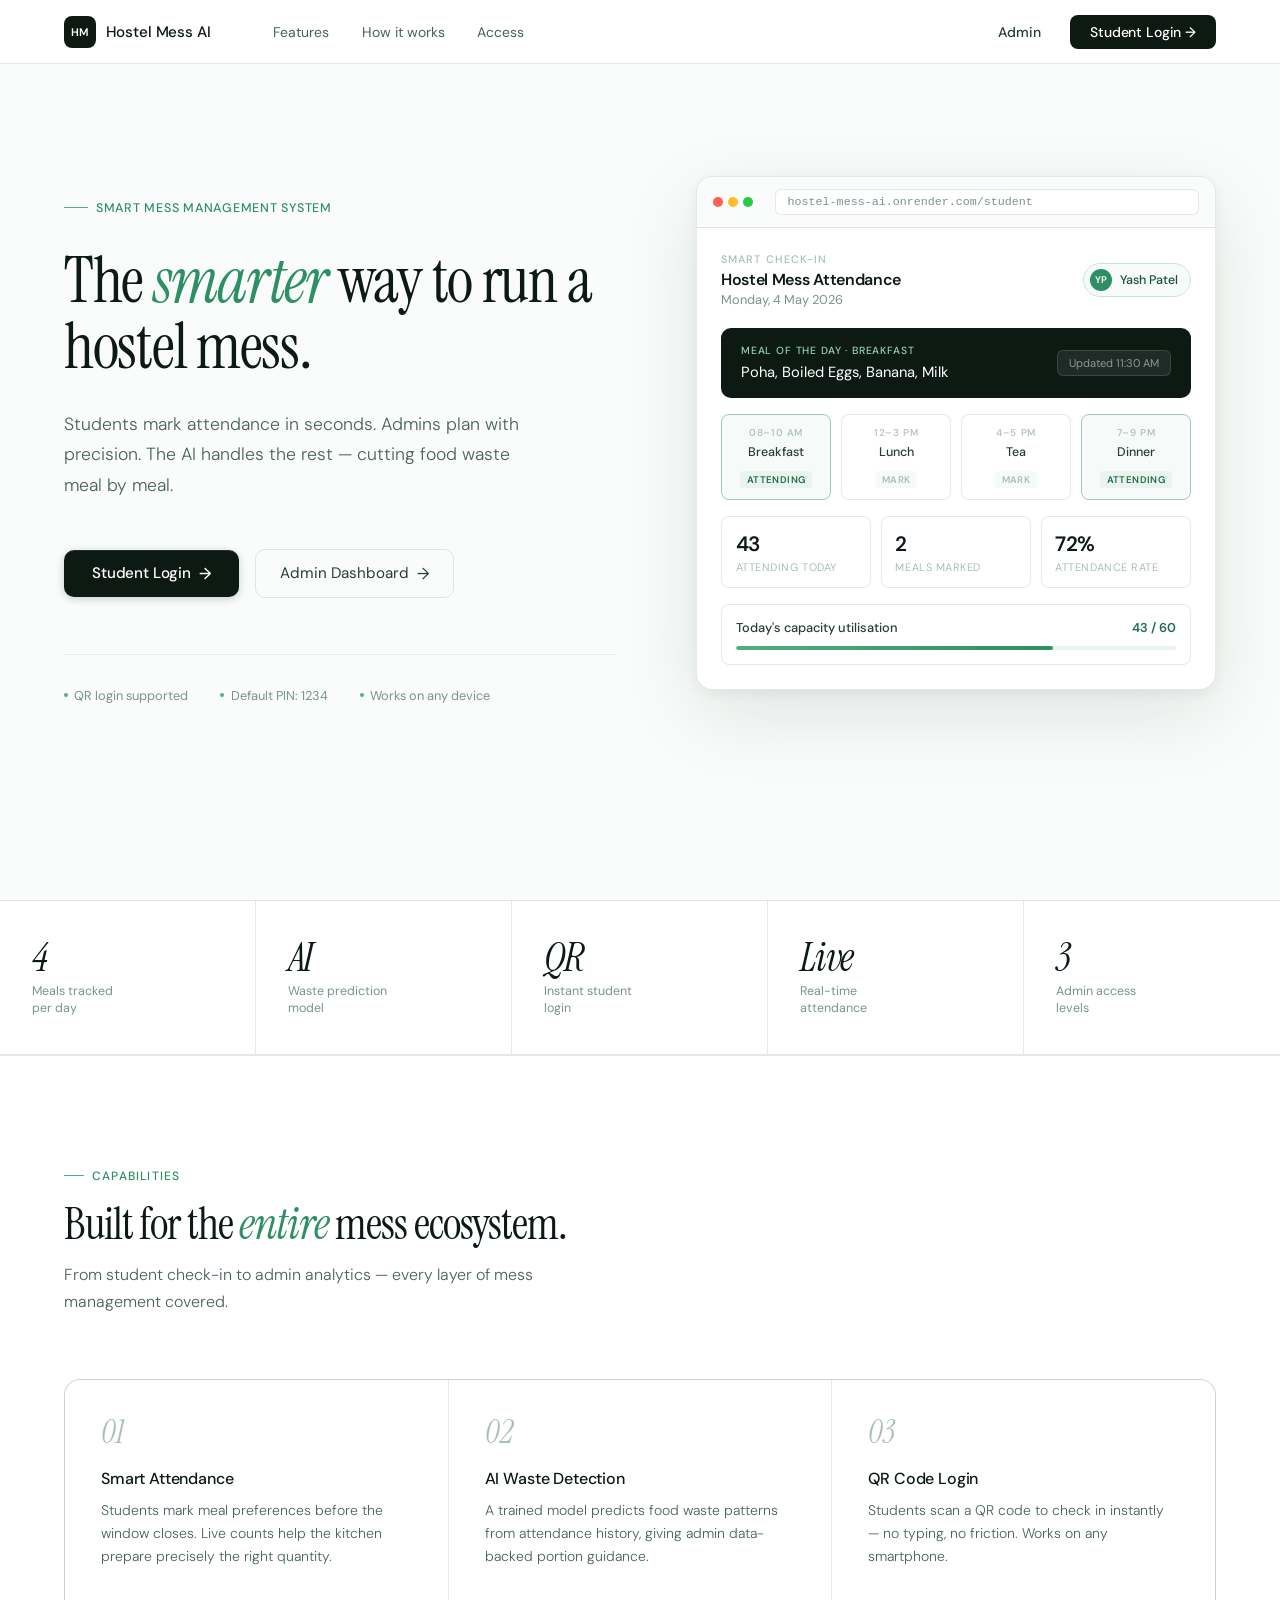
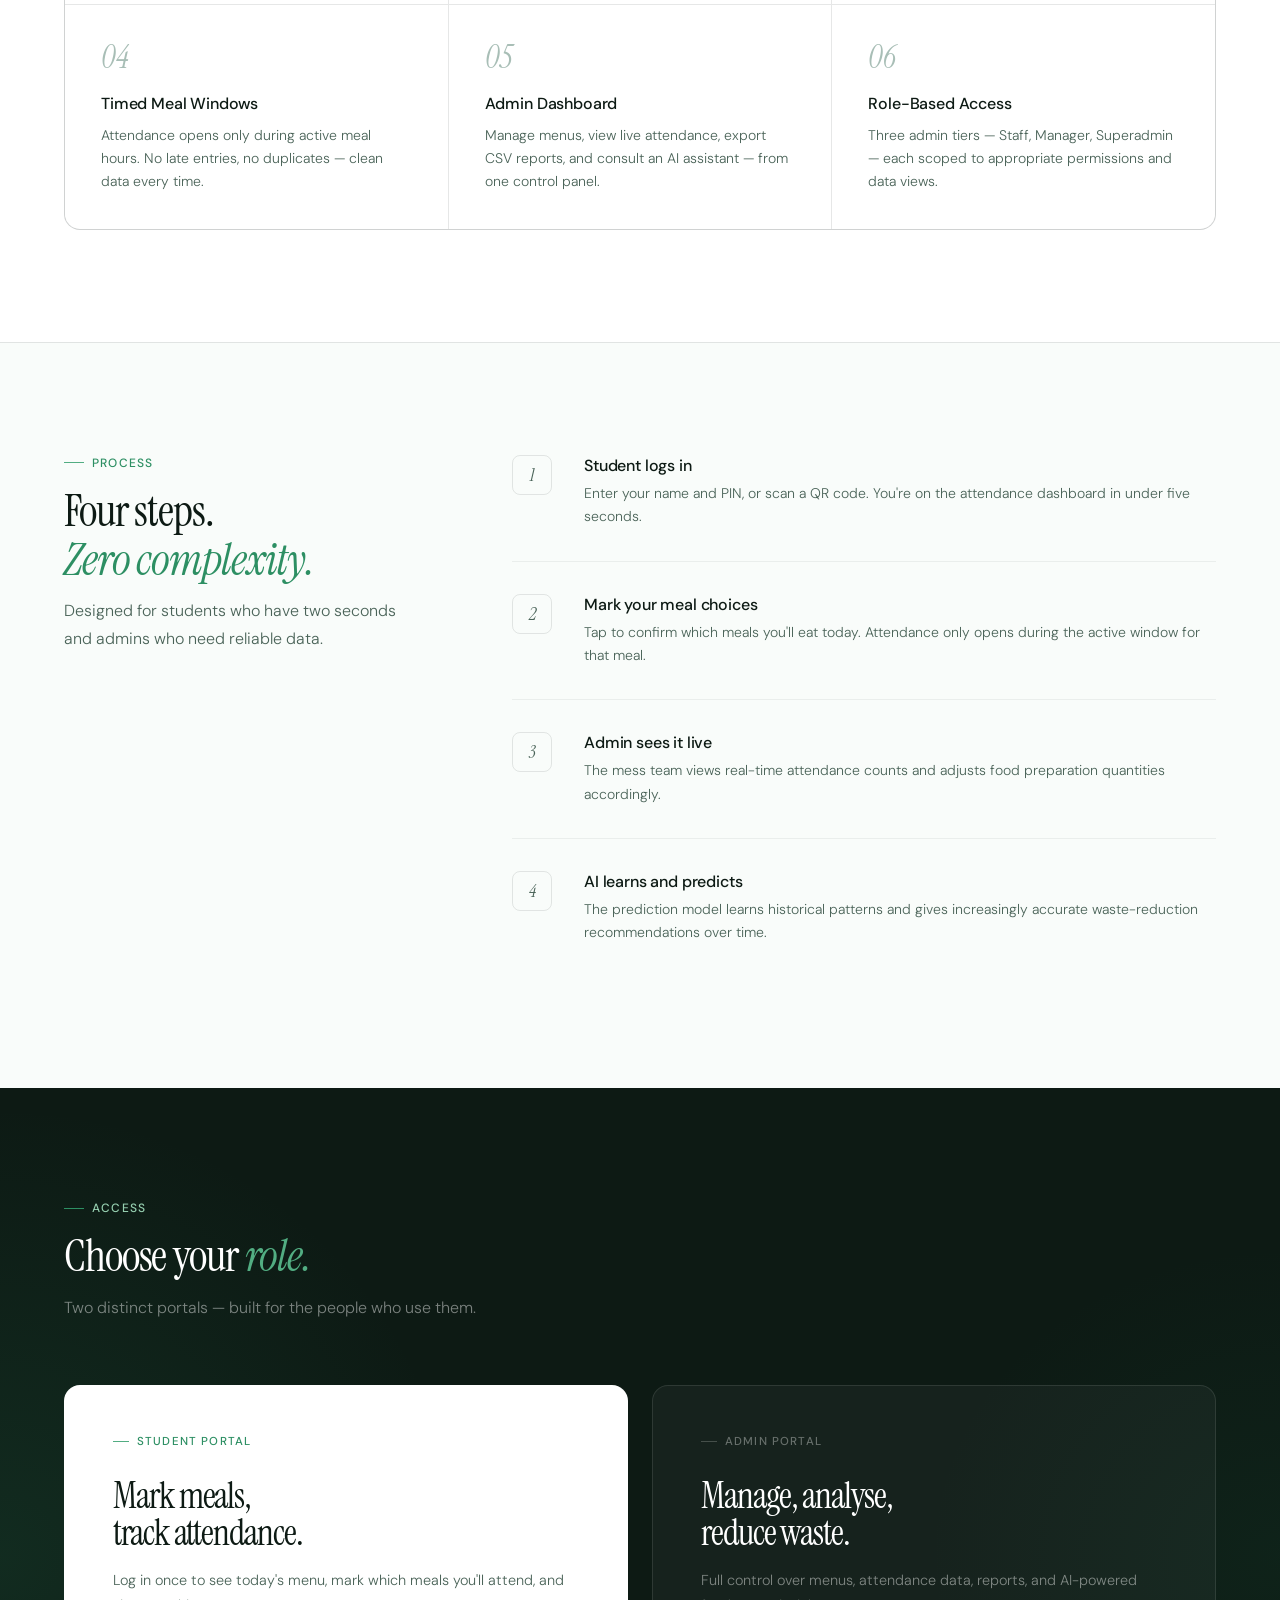
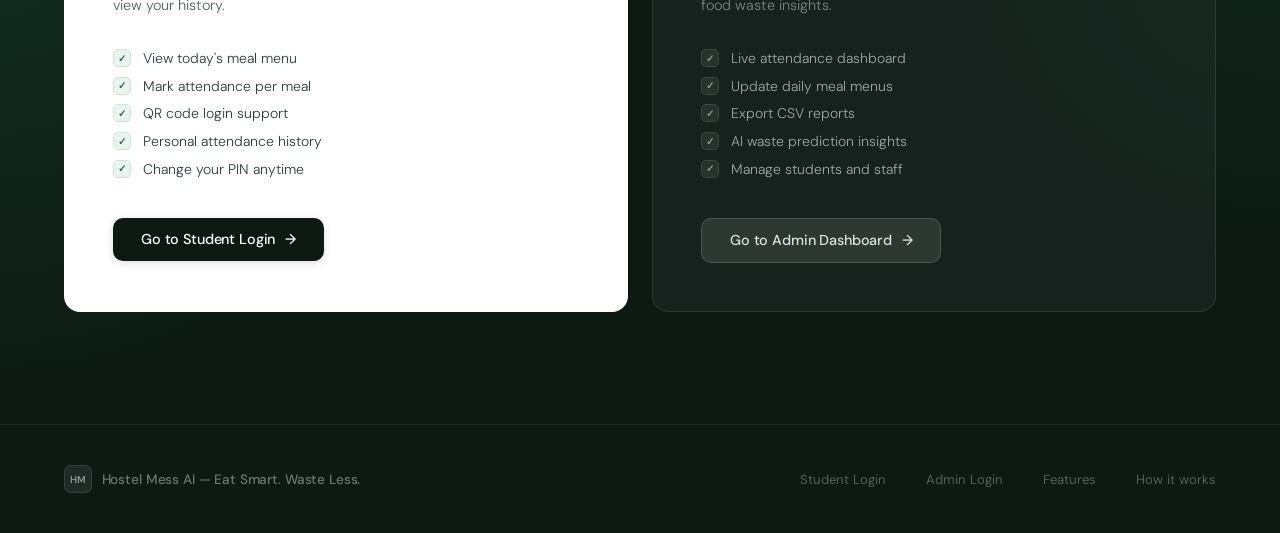
<file: Hostel-Mess-Waste-Food-detection-AI-main/templates/landing.html>
<!DOCTYPE html>
<html lang="en">
<head>
<meta charset="UTF-8"/>
<meta name="viewport" content="width=device-width, initial-scale=1.0"/>
<title>Hostel Mess AI — Smarter Meals, Less Waste</title>
<link rel="preconnect" href="https://fonts.googleapis.com"/>
<link href="https://fonts.googleapis.com/css2?family=Instrument+Serif:ital@0;1&family=DM+Sans:ital,opsz,wght@0,9..40,300;0,9..40,400;0,9..40,500;0,9..40,600;1,9..40,300&display=swap" rel="stylesheet"/>
<style>
*,*::before,*::after{box-sizing:border-box;margin:0;padding:0}

:root{
  --g50:#f6faf8;
  --g100:#eaf4ef;
  --g200:#c8e6d4;
  --g300:#96cfb0;
  --g400:#52ad82;
  --g500:#2d8f63;
  --g600:#1e6e4a;
  --g700:#165236;
  --g800:#0e3623;
  --ink:#0d1a14;
  --ink2:#2a3d32;
  --ink3:#4a6358;
  --ink4:#7a9489;
  --ink5:#a8beb6;
  --paper:#ffffff;
  --paper2:#f9fcfa;
  --serif:'Instrument Serif',Georgia,serif;
  --sans:'DM Sans',sans-serif;
  --border:rgba(13,26,20,0.1);
  --border2:rgba(13,26,20,0.06);
}

html{scroll-behavior:smooth;font-size:16px}
body{
  font-family:var(--sans);
  background:var(--paper);
  color:var(--ink);
  -webkit-font-smoothing:antialiased;
  overflow-x:hidden;
}

/* ─── GRID OVERLAY (subtle) ─── */
body::before{
  content:'';
  position:fixed;inset:0;z-index:0;pointer-events:none;
  background-image:
    linear-gradient(var(--border2) 1px, transparent 1px),
    linear-gradient(90deg, var(--border2) 1px, transparent 1px);
  background-size:80px 80px;
}

/* ─── NAV ─── */
nav{
  position:sticky;top:0;z-index:200;
  background:rgba(255,255,255,0.92);
  backdrop-filter:blur(20px) saturate(1.4);
  border-bottom:1px solid var(--border);
  padding:0 4rem;
  height:64px;
  display:flex;align-items:center;justify-content:space-between;
}

.nav-left{display:flex;align-items:center;gap:3rem}
.brand{display:flex;align-items:center;gap:0.6rem;text-decoration:none}
.brand-mark{
  width:32px;height:32px;border-radius:8px;
  background:var(--ink);
  display:grid;place-items:center;
  font-family:var(--sans);font-weight:600;font-size:11px;
  color:var(--paper);letter-spacing:0.02em;
}
.brand-name{
  font-family:var(--sans);font-weight:500;font-size:0.95rem;
  color:var(--ink);letter-spacing:-0.01em;
}

.nav-menu{display:flex;gap:0.25rem}
.nav-menu a{
  font-size:0.875rem;font-weight:400;color:var(--ink3);
  text-decoration:none;padding:0.4rem 0.9rem;border-radius:6px;
  transition:all 0.15s;
}
.nav-menu a:hover{color:var(--ink);background:var(--g50)}

.nav-right{display:flex;align-items:center;gap:0.75rem}
.nav-link{
  font-size:0.875rem;font-weight:500;color:var(--ink2);
  text-decoration:none;padding:0.45rem 1rem;border-radius:8px;
  transition:all 0.15s;border:1px solid transparent;
}
.nav-link:hover{border-color:var(--border);background:var(--paper2)}
.nav-cta{
  font-size:0.875rem;font-weight:500;
  background:var(--ink);color:var(--paper);
  padding:0.5rem 1.25rem;border-radius:8px;
  text-decoration:none;transition:all 0.2s;
  letter-spacing:-0.01em;
}
.nav-cta:hover{background:var(--ink2);transform:translateY(-1px);box-shadow:0 4px 16px rgba(13,26,20,0.2)}

/* ─── HERO ─── */
.hero{
  position:relative;z-index:1;
  padding:6rem 4rem 5rem;
  display:grid;grid-template-columns:1fr 520px;
  gap:5rem;align-items:start;
  min-height:calc(100vh - 64px);
  max-width:1400px;margin:0 auto;
}

.hero-left{padding-top:2rem}

.hero-kicker{
  display:inline-flex;align-items:center;gap:0.5rem;
  font-size:0.78rem;font-weight:500;letter-spacing:0.06em;
  text-transform:uppercase;color:var(--g500);
  margin-bottom:2rem;
}
.kicker-line{width:24px;height:1px;background:var(--g400)}

h1{
  font-family:var(--serif);
  font-size:clamp(3rem,5vw,4.75rem);
  font-weight:400;
  line-height:1.04;
  letter-spacing:-0.02em;
  color:var(--ink);
  margin-bottom:1.75rem;
}
h1 em{
  font-style:italic;
  color:var(--g500);
}

.hero-desc{
  font-size:1.1rem;font-weight:300;
  color:var(--ink3);line-height:1.75;
  max-width:460px;margin-bottom:3rem;
}

.hero-actions{display:flex;align-items:center;gap:1rem;margin-bottom:3.5rem}

.btn-dark{
  display:inline-flex;align-items:center;gap:0.5rem;
  background:var(--ink);color:var(--paper);
  font-family:var(--sans);font-size:0.95rem;font-weight:500;
  padding:0.8rem 1.75rem;border-radius:10px;
  text-decoration:none;transition:all 0.2s;
  letter-spacing:-0.01em;
  box-shadow:0 1px 0 rgba(255,255,255,0.1) inset, 0 2px 8px rgba(13,26,20,0.2);
}
.btn-dark:hover{background:var(--g800);transform:translateY(-2px);box-shadow:0 8px 24px rgba(13,26,20,0.25)}

.btn-ghost{
  display:inline-flex;align-items:center;gap:0.5rem;
  font-family:var(--sans);font-size:0.95rem;font-weight:400;
  color:var(--ink2);padding:0.8rem 1.5rem;border-radius:10px;
  text-decoration:none;transition:all 0.2s;
  border:1px solid var(--border);
}
.btn-ghost:hover{border-color:var(--g300);color:var(--g600);background:var(--g50)}

.btn-arrow{font-size:1rem;transition:transform 0.2s}
.btn-dark:hover .btn-arrow{transform:translateX(3px)}
.btn-ghost:hover .btn-arrow{transform:translateX(3px)}

.hero-meta{
  display:flex;align-items:center;gap:2rem;
  padding-top:2rem;
  border-top:1px solid var(--border2);
}
.meta-item{
  font-size:0.8rem;color:var(--ink4);font-weight:400;
  display:flex;align-items:center;gap:0.4rem;
}
.meta-dot{width:4px;height:4px;border-radius:50%;background:var(--g400)}

/* ─── HERO RIGHT — DASHBOARD MOCKUP ─── */
.hero-right{
  position:relative;z-index:1;
  padding-top:1rem;
}

.dash-wrap{
  background:var(--paper);
  border:1px solid var(--border);
  border-radius:16px;
  overflow:hidden;
  box-shadow:0 24px 80px rgba(13,26,20,0.1),0 4px 16px rgba(13,26,20,0.06);
  animation:riseUp 0.8s 0.3s cubic-bezier(0.16,1,0.3,1) both;
}

/* Window chrome */
.dash-chrome{
  background:var(--paper2);
  border-bottom:1px solid var(--border);
  padding:0.75rem 1rem;
  display:flex;align-items:center;gap:0.6rem;
}
.chrome-dots{display:flex;gap:5px}
.cdot{width:10px;height:10px;border-radius:50%}
.cdot-r{background:#FF5F57}
.cdot-y{background:#FFBD2E}
.cdot-g{background:#28CA41}
.chrome-url{
  flex:1;margin-left:0.75rem;
  background:var(--paper);border:1px solid var(--border);
  border-radius:6px;padding:0.3rem 0.75rem;
  font-size:0.73rem;color:var(--ink4);font-family:monospace;
}

.dash-inner{padding:1.5rem}

/* Dash header */
.dash-header{
  display:flex;align-items:center;justify-content:space-between;
  margin-bottom:1.25rem;
}
.dash-title-block{}
.dash-label{font-size:0.68rem;font-weight:500;text-transform:uppercase;letter-spacing:0.1em;color:var(--ink5);margin-bottom:0.2rem}
.dash-title{font-family:var(--sans);font-weight:600;font-size:1rem;color:var(--ink);letter-spacing:-0.02em}
.dash-date{font-size:0.8rem;color:var(--ink4);margin-top:0.1rem}
.dash-user-pill{
  display:flex;align-items:center;gap:0.5rem;
  background:var(--g50);border:1px solid var(--g200);
  border-radius:20px;padding:0.3rem 0.75rem 0.3rem 0.4rem;
}
.avatar{
  width:22px;height:22px;border-radius:50%;
  background:var(--g500);
  font-size:0.6rem;font-weight:600;color:#fff;
  display:grid;place-items:center;
}
.dash-user-pill span{font-size:0.78rem;font-weight:500;color:var(--g700)}

/* Menu banner */
.menu-banner{
  background:var(--ink);
  border-radius:10px;padding:1rem 1.25rem;
  margin-bottom:1rem;
  display:flex;align-items:center;justify-content:space-between;
}
.mb-left{}
.mb-tag{font-size:0.65rem;font-weight:500;letter-spacing:0.08em;text-transform:uppercase;color:var(--g300);margin-bottom:0.3rem}
.mb-menu{font-size:0.92rem;font-weight:400;color:#fff;font-family:var(--sans)}
.mb-right{
  background:rgba(255,255,255,0.08);border:1px solid rgba(255,255,255,0.12);
  border-radius:6px;padding:0.3rem 0.7rem;
  font-size:0.7rem;color:rgba(255,255,255,0.5);white-space:nowrap;
}

/* Meal grid */
.meal-grid{display:grid;grid-template-columns:repeat(4,1fr);gap:0.6rem;margin-bottom:1rem}
.meal-cell{
  border:1px solid var(--border);border-radius:8px;
  padding:0.7rem 0.5rem;text-align:center;
  transition:all 0.15s;background:var(--paper);
}
.meal-cell.on{
  border-color:var(--g300);background:var(--g50);
}
.mc-time{font-size:0.62rem;font-weight:500;text-transform:uppercase;letter-spacing:0.06em;color:var(--ink5);margin-bottom:0.3rem}
.mc-name{font-size:0.78rem;font-weight:500;color:var(--ink2);margin-bottom:0.4rem}
.mc-tag{
  display:inline-block;font-size:0.6rem;font-weight:600;
  padding:2px 7px;border-radius:4px;
  letter-spacing:0.04em;text-transform:uppercase;
}
.meal-cell.on .mc-tag{background:var(--g100);color:var(--g600)}
.meal-cell .mc-tag{background:var(--g50);color:var(--ink5)}

/* Stats row */
.dash-stats{display:grid;grid-template-columns:repeat(3,1fr);gap:0.6rem;margin-bottom:1rem}
.ds-card{
  border:1px solid var(--border);border-radius:8px;
  padding:0.85rem;
}
.ds-val{font-family:var(--sans);font-weight:600;font-size:1.3rem;color:var(--ink);letter-spacing:-0.03em}
.ds-key{font-size:0.68rem;font-weight:400;color:var(--ink5);margin-top:0.15rem;text-transform:uppercase;letter-spacing:0.05em}

/* Progress */
.dash-progress{border:1px solid var(--border);border-radius:8px;padding:0.875rem}
.dp-row{display:flex;align-items:center;justify-content:space-between;margin-bottom:0.6rem}
.dp-label{font-size:0.8rem;font-weight:500;color:var(--ink2)}
.dp-val{font-size:0.8rem;font-weight:600;color:var(--g600)}
.dp-bar{height:4px;background:var(--g100);border-radius:99px;overflow:hidden}
.dp-fill{height:100%;background:linear-gradient(90deg,var(--g400),var(--g500));border-radius:99px;width:72%}

/* ─── DIVIDER ─── */
.divider{height:1px;background:var(--border);margin:0}

/* ─── STATS STRIP ─── */
.stats-strip{
  display:grid;grid-template-columns:repeat(5,1fr);
  border-bottom:1px solid var(--border);
}
.ss-item{
  padding:2.25rem 2rem;
  border-right:1px solid var(--border);
  transition:background 0.2s;
}
.ss-item:last-child{border-right:none}
.ss-item:hover{background:var(--g50)}
.ss-num{
  font-family:var(--serif);font-style:italic;
  font-size:2.5rem;color:var(--ink);letter-spacing:-0.04em;line-height:1;
}
.ss-label{font-size:0.78rem;font-weight:400;color:var(--ink4);margin-top:0.35rem;line-height:1.4}

/* ─── SECTIONS ─── */
.section{
  max-width:1400px;margin:0 auto;
  padding:7rem 4rem;
  position:relative;z-index:1;
}
.section.bordered{border-top:1px solid var(--border)}

.sec-header{margin-bottom:4rem}
.sec-tag{
  font-size:0.75rem;font-weight:500;letter-spacing:0.1em;
  text-transform:uppercase;color:var(--g500);
  margin-bottom:1rem;
  display:flex;align-items:center;gap:0.5rem;
}
.sec-tag::before{content:'';width:20px;height:1px;background:var(--g400)}
h2{
  font-family:var(--serif);font-weight:400;
  font-size:clamp(2rem,3.5vw,3rem);
  letter-spacing:-0.025em;color:var(--ink);
  line-height:1.1;margin-bottom:0.75rem;
}
h2 em{font-style:italic;color:var(--g500)}
.sec-sub{font-size:1rem;font-weight:300;color:var(--ink3);line-height:1.7;max-width:500px}

/* ─── FEATURES ─── */
.feat-grid{display:grid;grid-template-columns:repeat(3,1fr);gap:1px;background:var(--border);border:1px solid var(--border);border-radius:16px;overflow:hidden}
.feat-cell{
  background:var(--paper);
  padding:2.25rem;
  transition:background 0.2s;
}
.feat-cell:hover{background:var(--g50)}
.feat-num{
  font-family:var(--serif);font-style:italic;
  font-size:2rem;color:var(--ink5);
  margin-bottom:1.25rem;line-height:1;
}
.feat-title{font-size:1rem;font-weight:500;color:var(--ink);margin-bottom:0.6rem;letter-spacing:-0.01em}
.feat-body{font-size:0.875rem;font-weight:300;color:var(--ink3);line-height:1.65}

/* ─── HOW ─── */
.how-layout{display:grid;grid-template-columns:1fr 2fr;gap:6rem;align-items:start}
.how-left{position:sticky;top:6rem}
.how-steps{display:flex;flex-direction:column;gap:0}
.how-step{
  display:grid;grid-template-columns:3rem 1fr;gap:1.5rem;
  padding:2rem 0;border-bottom:1px solid var(--border2);
  transition:all 0.2s;
}
.how-step:first-child{padding-top:0}
.how-step:last-child{border-bottom:none}
.how-step:hover .step-num-box{background:var(--ink);color:var(--paper)}
.step-num-box{
  width:2.5rem;height:2.5rem;border-radius:8px;
  border:1px solid var(--border);
  display:grid;place-items:center;
  font-family:var(--serif);font-style:italic;font-size:1.1rem;color:var(--ink3);
  transition:all 0.2s;flex-shrink:0;
}
.step-title{font-size:1rem;font-weight:500;color:var(--ink);margin-bottom:0.4rem;letter-spacing:-0.01em}
.step-body{font-size:0.875rem;font-weight:300;color:var(--ink3);line-height:1.65}

/* ─── LOGIN SECTION ─── */
.login-section{
  background:var(--ink);
  padding:7rem 4rem;
  position:relative;overflow:hidden;
}
.login-section::before{
  content:'';position:absolute;inset:0;
  background:
    radial-gradient(ellipse 60% 80% at 0% 50%,rgba(45,143,99,0.15),transparent 60%),
    radial-gradient(ellipse 50% 60% at 100% 50%,rgba(30,110,74,0.1),transparent 55%);
  pointer-events:none;
}
.login-inner{max-width:1400px;margin:0 auto;position:relative;z-index:1}
.login-header{margin-bottom:4rem}
.login-header .sec-tag{color:var(--g300)}
.login-header .sec-tag::before{background:var(--g500)}
.login-header h2{color:var(--paper)}
.login-header h2 em{color:var(--g400)}
.login-header .sec-sub{color:rgba(255,255,255,0.45)}

.login-grid{display:grid;grid-template-columns:1fr 1fr;gap:1.5rem}

.lcard{
  border-radius:16px;padding:3rem;
  border:1px solid;
  transition:all 0.3s;
  position:relative;overflow:hidden;
}
.lcard.student{
  background:var(--paper);
  border-color:rgba(255,255,255,0.1);
}
.lcard.admin{
  background:rgba(255,255,255,0.04);
  border-color:rgba(255,255,255,0.1);
}
.lcard:hover{transform:translateY(-4px)}
.lcard.student:hover{box-shadow:0 24px 64px rgba(0,0,0,0.2)}
.lcard.admin:hover{border-color:rgba(255,255,255,0.2);box-shadow:0 24px 64px rgba(0,0,0,0.3)}

.lc-type{
  font-size:0.72rem;font-weight:500;letter-spacing:0.1em;text-transform:uppercase;
  margin-bottom:1.75rem;
  display:flex;align-items:center;gap:0.5rem;
}
.lcard.student .lc-type{color:var(--g500)}
.lcard.admin .lc-type{color:rgba(255,255,255,0.35)}
.lc-type::before{content:'';width:16px;height:1px}
.lcard.student .lc-type::before{background:var(--g400)}
.lcard.admin .lc-type::before{background:rgba(255,255,255,0.2)}

.lc-title{
  font-family:var(--serif);font-weight:400;
  font-size:2.25rem;letter-spacing:-0.03em;
  line-height:1.05;margin-bottom:1rem;
}
.lcard.student .lc-title{color:var(--ink)}
.lcard.admin .lc-title{color:var(--paper)}

.lc-desc{
  font-size:0.9rem;font-weight:300;line-height:1.7;
  margin-bottom:2rem;
}
.lcard.student .lc-desc{color:var(--ink3)}
.lcard.admin .lc-desc{color:rgba(255,255,255,0.45)}

.lc-list{list-style:none;display:flex;flex-direction:column;gap:0.6rem;margin-bottom:2.5rem}
.lc-list li{
  display:flex;align-items:center;gap:0.75rem;
  font-size:0.875rem;font-weight:300;
}
.lcard.student .lc-list li{color:var(--ink2)}
.lcard.admin .lc-list li{color:rgba(255,255,255,0.6)}
.lc-check{
  width:18px;height:18px;border-radius:5px;
  display:grid;place-items:center;flex-shrink:0;
  font-size:0.6rem;font-weight:700;
}
.lcard.student .lc-check{background:var(--g100);color:var(--g600);border:1px solid var(--g200)}
.lcard.admin .lc-check{background:rgba(255,255,255,0.07);color:rgba(255,255,255,0.5);border:1px solid rgba(255,255,255,0.1)}

.lc-cta{
  display:inline-flex;align-items:center;gap:0.6rem;
  font-family:var(--sans);font-size:0.9rem;font-weight:500;
  padding:0.8rem 1.75rem;border-radius:10px;
  text-decoration:none;transition:all 0.2s;
  letter-spacing:-0.01em;
}
.lcard.student .lc-cta{
  background:var(--ink);color:var(--paper);
  box-shadow:0 2px 8px rgba(13,26,20,0.15);
}
.lcard.student .lc-cta:hover{background:var(--g800);transform:translateY(-1px);box-shadow:0 6px 20px rgba(13,26,20,0.2)}
.lcard.admin .lc-cta{
  background:rgba(255,255,255,0.1);color:rgba(255,255,255,0.85);
  border:1px solid rgba(255,255,255,0.15);
}
.lcard.admin .lc-cta:hover{background:rgba(255,255,255,0.16);border-color:rgba(255,255,255,0.25)}

/* ─── FOOTER ─── */
footer{
  border-top:1px solid rgba(255,255,255,0.07);
  background:var(--ink);
  padding:2.5rem 4rem;
  display:flex;align-items:center;justify-content:space-between;flex-wrap:wrap;gap:1.5rem;
}
.footer-brand{
  display:flex;align-items:center;gap:0.6rem;
}
.footer-mark{
  width:28px;height:28px;border-radius:7px;
  background:rgba(255,255,255,0.08);
  border:1px solid rgba(255,255,255,0.1);
  display:grid;place-items:center;
  font-size:10px;font-weight:600;color:rgba(255,255,255,0.5);
}
.footer-name{font-size:0.85rem;font-weight:500;color:rgba(255,255,255,0.4);letter-spacing:-0.01em}
.footer-links{display:flex;gap:2.5rem}
.footer-links a{
  font-size:0.82rem;font-weight:400;
  color:rgba(255,255,255,0.3);text-decoration:none;
  transition:color 0.15s;
}
.footer-links a:hover{color:rgba(255,255,255,0.7)}

/* ─── ANIMATIONS ─── */
@keyframes riseUp{
  from{opacity:0;transform:translateY(40px)}
  to{opacity:1;transform:translateY(0)}
}
.fade-in{
  opacity:0;transform:translateY(24px);
  animation:fadeIn 0.7s cubic-bezier(0.16,1,0.3,1) both;
}
.fade-in:nth-child(1){animation-delay:0s}
.fade-in:nth-child(2){animation-delay:0.08s}
.fade-in:nth-child(3){animation-delay:0.16s}
.fade-in:nth-child(4){animation-delay:0.24s}
@keyframes fadeIn{
  to{opacity:1;transform:translateY(0)}
}
.hero-kicker{animation:fadeIn 0.6s 0s cubic-bezier(0.16,1,0.3,1) both;opacity:0}
h1{animation:fadeIn 0.7s 0.1s cubic-bezier(0.16,1,0.3,1) both;opacity:0}
.hero-desc{animation:fadeIn 0.7s 0.2s cubic-bezier(0.16,1,0.3,1) both;opacity:0}
.hero-actions{animation:fadeIn 0.7s 0.3s cubic-bezier(0.16,1,0.3,1) both;opacity:0}
.hero-meta{animation:fadeIn 0.7s 0.4s cubic-bezier(0.16,1,0.3,1) both;opacity:0}

/* ─── RESPONSIVE ─── */
@media(max-width:1024px){
  nav{padding:0 2rem}
  .nav-menu{display:none}
  .hero{grid-template-columns:1fr;padding:4rem 2rem;gap:4rem}
  .hero-right{max-width:500px}
  .stats-strip{grid-template-columns:repeat(3,1fr)}
  .ss-item:nth-child(4){border-top:1px solid var(--border)}
  .section{padding:5rem 2rem}
  .feat-grid{grid-template-columns:1fr 1fr}
  .how-layout{grid-template-columns:1fr}
  .how-left{position:static}
  .login-section{padding:5rem 2rem}
  .login-grid{grid-template-columns:1fr}
  footer{padding:2rem}
}
</style>
</head>
<body>

<!-- NAV -->
<nav>
  <div class="nav-left">
    <a class="brand" href="/">
      <div class="brand-mark">HM</div>
      <span class="brand-name">Hostel Mess AI</span>
    </a>
    <div class="nav-menu">
      <a href="#features">Features</a>
      <a href="#how">How it works</a>
      <a href="#access">Access</a>
    </div>
  </div>
  <div class="nav-right">
    <a href="/admin/login" class="nav-link">Admin</a>
    <a href="/student/login" class="nav-cta">Student Login <span>→</span></a>
  </div>
</nav>

<!-- HERO -->
<section style="background:var(--paper2);border-bottom:1px solid var(--border);position:relative;z-index:1">
  <div class="hero">
    <div class="hero-left">
      <div class="hero-kicker">
        <span class="kicker-line"></span>
        Smart Mess Management System
      </div>
      <h1>The <em>smarter</em> way to run a hostel mess.</h1>
      <p class="hero-desc">
        Students mark attendance in seconds. Admins plan with precision. 
        The AI handles the rest — cutting food waste meal by meal.
      </p>
      <div class="hero-actions">
        <a href="/student/login" class="btn-dark">
          Student Login <span class="btn-arrow">→</span>
        </a>
        <a href="/admin/login" class="btn-ghost">
          Admin Dashboard <span class="btn-arrow">→</span>
        </a>
      </div>
      <div class="hero-meta">
        <span class="meta-item"><span class="meta-dot"></span> QR login supported</span>
        <span class="meta-item"><span class="meta-dot"></span> Default PIN: 1234</span>
        <span class="meta-item"><span class="meta-dot"></span> Works on any device</span>
      </div>
    </div>

    <div class="hero-right">
      <div class="dash-wrap">
        <div class="dash-chrome">
          <div class="chrome-dots">
            <div class="cdot cdot-r"></div>
            <div class="cdot cdot-y"></div>
            <div class="cdot cdot-g"></div>
          </div>
          <div class="chrome-url">hostel-mess-ai.onrender.com/student</div>
        </div>
        <div class="dash-inner">
          <div class="dash-header">
            <div class="dash-title-block">
              <div class="dash-label">Smart Check-In</div>
              <div class="dash-title">Hostel Mess Attendance</div>
              <div class="dash-date">Monday, 4 May 2026</div>
            </div>
            <div class="dash-user-pill">
              <div class="avatar">YP</div>
              <span>Yash Patel</span>
            </div>
          </div>

          <div class="menu-banner">
            <div class="mb-left">
              <div class="mb-tag">Meal of the Day · Breakfast</div>
              <div class="mb-menu">Poha, Boiled Eggs, Banana, Milk</div>
            </div>
            <div class="mb-right">Updated 11:30 AM</div>
          </div>

          <div class="meal-grid">
            <div class="meal-cell on">
              <div class="mc-time">08–10 AM</div>
              <div class="mc-name">Breakfast</div>
              <div class="mc-tag">Attending</div>
            </div>
            <div class="meal-cell">
              <div class="mc-time">12–3 PM</div>
              <div class="mc-name">Lunch</div>
              <div class="mc-tag">Mark</div>
            </div>
            <div class="meal-cell">
              <div class="mc-time">4–5 PM</div>
              <div class="mc-name">Tea</div>
              <div class="mc-tag">Mark</div>
            </div>
            <div class="meal-cell on">
              <div class="mc-time">7–9 PM</div>
              <div class="mc-name">Dinner</div>
              <div class="mc-tag">Attending</div>
            </div>
          </div>

          <div class="dash-stats">
            <div class="ds-card">
              <div class="ds-val">43</div>
              <div class="ds-key">Attending Today</div>
            </div>
            <div class="ds-card">
              <div class="ds-val">2</div>
              <div class="ds-key">Meals Marked</div>
            </div>
            <div class="ds-card">
              <div class="ds-val">72%</div>
              <div class="ds-key">Attendance Rate</div>
            </div>
          </div>

          <div class="dash-progress">
            <div class="dp-row">
              <span class="dp-label">Today's capacity utilisation</span>
              <span class="dp-val">43 / 60</span>
            </div>
            <div class="dp-bar"><div class="dp-fill"></div></div>
          </div>
        </div>
      </div>
    </div>
  </div>
</section>

<!-- STATS STRIP -->
<div class="stats-strip">
  <div class="ss-item">
    <div class="ss-num">4</div>
    <div class="ss-label">Meals tracked<br/>per day</div>
  </div>
  <div class="ss-item">
    <div class="ss-num">AI</div>
    <div class="ss-label">Waste prediction<br/>model</div>
  </div>
  <div class="ss-item">
    <div class="ss-num">QR</div>
    <div class="ss-label">Instant student<br/>login</div>
  </div>
  <div class="ss-item">
    <div class="ss-num">Live</div>
    <div class="ss-label">Real-time<br/>attendance</div>
  </div>
  <div class="ss-item">
    <div class="ss-num">3</div>
    <div class="ss-label">Admin access<br/>levels</div>
  </div>
</div>

<!-- FEATURES -->
<section class="section bordered" id="features">
  <div class="sec-header">
    <div class="sec-tag">Capabilities</div>
    <h2>Built for the <em>entire</em> mess ecosystem.</h2>
    <p class="sec-sub">From student check-in to admin analytics — every layer of mess management covered.</p>
  </div>

  <div class="feat-grid">
    <div class="feat-cell">
      <div class="feat-num">01</div>
      <div class="feat-title">Smart Attendance</div>
      <div class="feat-body">Students mark meal preferences before the window closes. Live counts help the kitchen prepare precisely the right quantity.</div>
    </div>
    <div class="feat-cell">
      <div class="feat-num">02</div>
      <div class="feat-title">AI Waste Detection</div>
      <div class="feat-body">A trained model predicts food waste patterns from attendance history, giving admin data-backed portion guidance.</div>
    </div>
    <div class="feat-cell">
      <div class="feat-num">03</div>
      <div class="feat-title">QR Code Login</div>
      <div class="feat-body">Students scan a QR code to check in instantly — no typing, no friction. Works on any smartphone.</div>
    </div>
    <div class="feat-cell">
      <div class="feat-num">04</div>
      <div class="feat-title">Timed Meal Windows</div>
      <div class="feat-body">Attendance opens only during active meal hours. No late entries, no duplicates — clean data every time.</div>
    </div>
    <div class="feat-cell">
      <div class="feat-num">05</div>
      <div class="feat-title">Admin Dashboard</div>
      <div class="feat-body">Manage menus, view live attendance, export CSV reports, and consult an AI assistant — from one control panel.</div>
    </div>
    <div class="feat-cell">
      <div class="feat-num">06</div>
      <div class="feat-title">Role-Based Access</div>
      <div class="feat-body">Three admin tiers — Staff, Manager, Superadmin — each scoped to appropriate permissions and data views.</div>
    </div>
  </div>
</section>

<!-- HOW IT WORKS -->
<section class="section bordered" id="how" style="background:var(--paper2)">
  <div class="how-layout">
    <div class="how-left">
      <div class="sec-tag">Process</div>
      <h2>Four steps.<br/><em>Zero complexity.</em></h2>
      <p class="sec-sub" style="margin-top:0.75rem">Designed for students who have two seconds and admins who need reliable data.</p>
    </div>
    <div class="how-steps">
      <div class="how-step">
        <div class="step-num-box">1</div>
        <div>
          <div class="step-title">Student logs in</div>
          <div class="step-body">Enter your name and PIN, or scan a QR code. You're on the attendance dashboard in under five seconds.</div>
        </div>
      </div>
      <div class="how-step">
        <div class="step-num-box">2</div>
        <div>
          <div class="step-title">Mark your meal choices</div>
          <div class="step-body">Tap to confirm which meals you'll eat today. Attendance only opens during the active window for that meal.</div>
        </div>
      </div>
      <div class="how-step">
        <div class="step-num-box">3</div>
        <div>
          <div class="step-title">Admin sees it live</div>
          <div class="step-body">The mess team views real-time attendance counts and adjusts food preparation quantities accordingly.</div>
        </div>
      </div>
      <div class="how-step">
        <div class="step-num-box">4</div>
        <div>
          <div class="step-title">AI learns and predicts</div>
          <div class="step-body">The prediction model learns historical patterns and gives increasingly accurate waste-reduction recommendations over time.</div>
        </div>
      </div>
    </div>
  </div>
</section>

<!-- LOGIN -->
<section class="login-section" id="access">
  <div class="login-inner">
    <div class="login-header">
      <div class="sec-tag">Access</div>
      <h2>Choose your <em>role.</em></h2>
      <p class="sec-sub">Two distinct portals — built for the people who use them.</p>
    </div>

    <div class="login-grid">
      <div class="lcard student">
        <div class="lc-type">Student Portal</div>
        <div class="lc-title">Mark meals,<br/>track attendance.</div>
        <div class="lc-desc">Log in once to see today's menu, mark which meals you'll attend, and view your history.</div>
        <ul class="lc-list">
          <li><span class="lc-check">✓</span> View today's meal menu</li>
          <li><span class="lc-check">✓</span> Mark attendance per meal</li>
          <li><span class="lc-check">✓</span> QR code login support</li>
          <li><span class="lc-check">✓</span> Personal attendance history</li>
          <li><span class="lc-check">✓</span> Change your PIN anytime</li>
        </ul>
        <a href="/student/login" class="lc-cta">Go to Student Login <span>→</span></a>
      </div>

      <div class="lcard admin">
        <div class="lc-type">Admin Portal</div>
        <div class="lc-title">Manage, analyse,<br/>reduce waste.</div>
        <div class="lc-desc">Full control over menus, attendance data, reports, and AI-powered food waste insights.</div>
        <ul class="lc-list">
          <li><span class="lc-check">✓</span> Live attendance dashboard</li>
          <li><span class="lc-check">✓</span> Update daily meal menus</li>
          <li><span class="lc-check">✓</span> Export CSV reports</li>
          <li><span class="lc-check">✓</span> AI waste prediction insights</li>
          <li><span class="lc-check">✓</span> Manage students and staff</li>
        </ul>
        <a href="/admin/login" class="lc-cta">Go to Admin Dashboard <span>→</span></a>
      </div>
    </div>
  </div>
</section>

<!-- FOOTER -->
<footer>
  <div class="footer-brand">
    <div class="footer-mark">HM</div>
    <span class="footer-name">Hostel Mess AI — Eat Smart. Waste Less.</span>
  </div>
  <div class="footer-links">
    <a href="/student/login">Student Login</a>
    <a href="/admin/login">Admin Login</a>
    <a href="#features">Features</a>
    <a href="#how">How it works</a>
  </div>
</footer>

</body>
</html>
</file>
